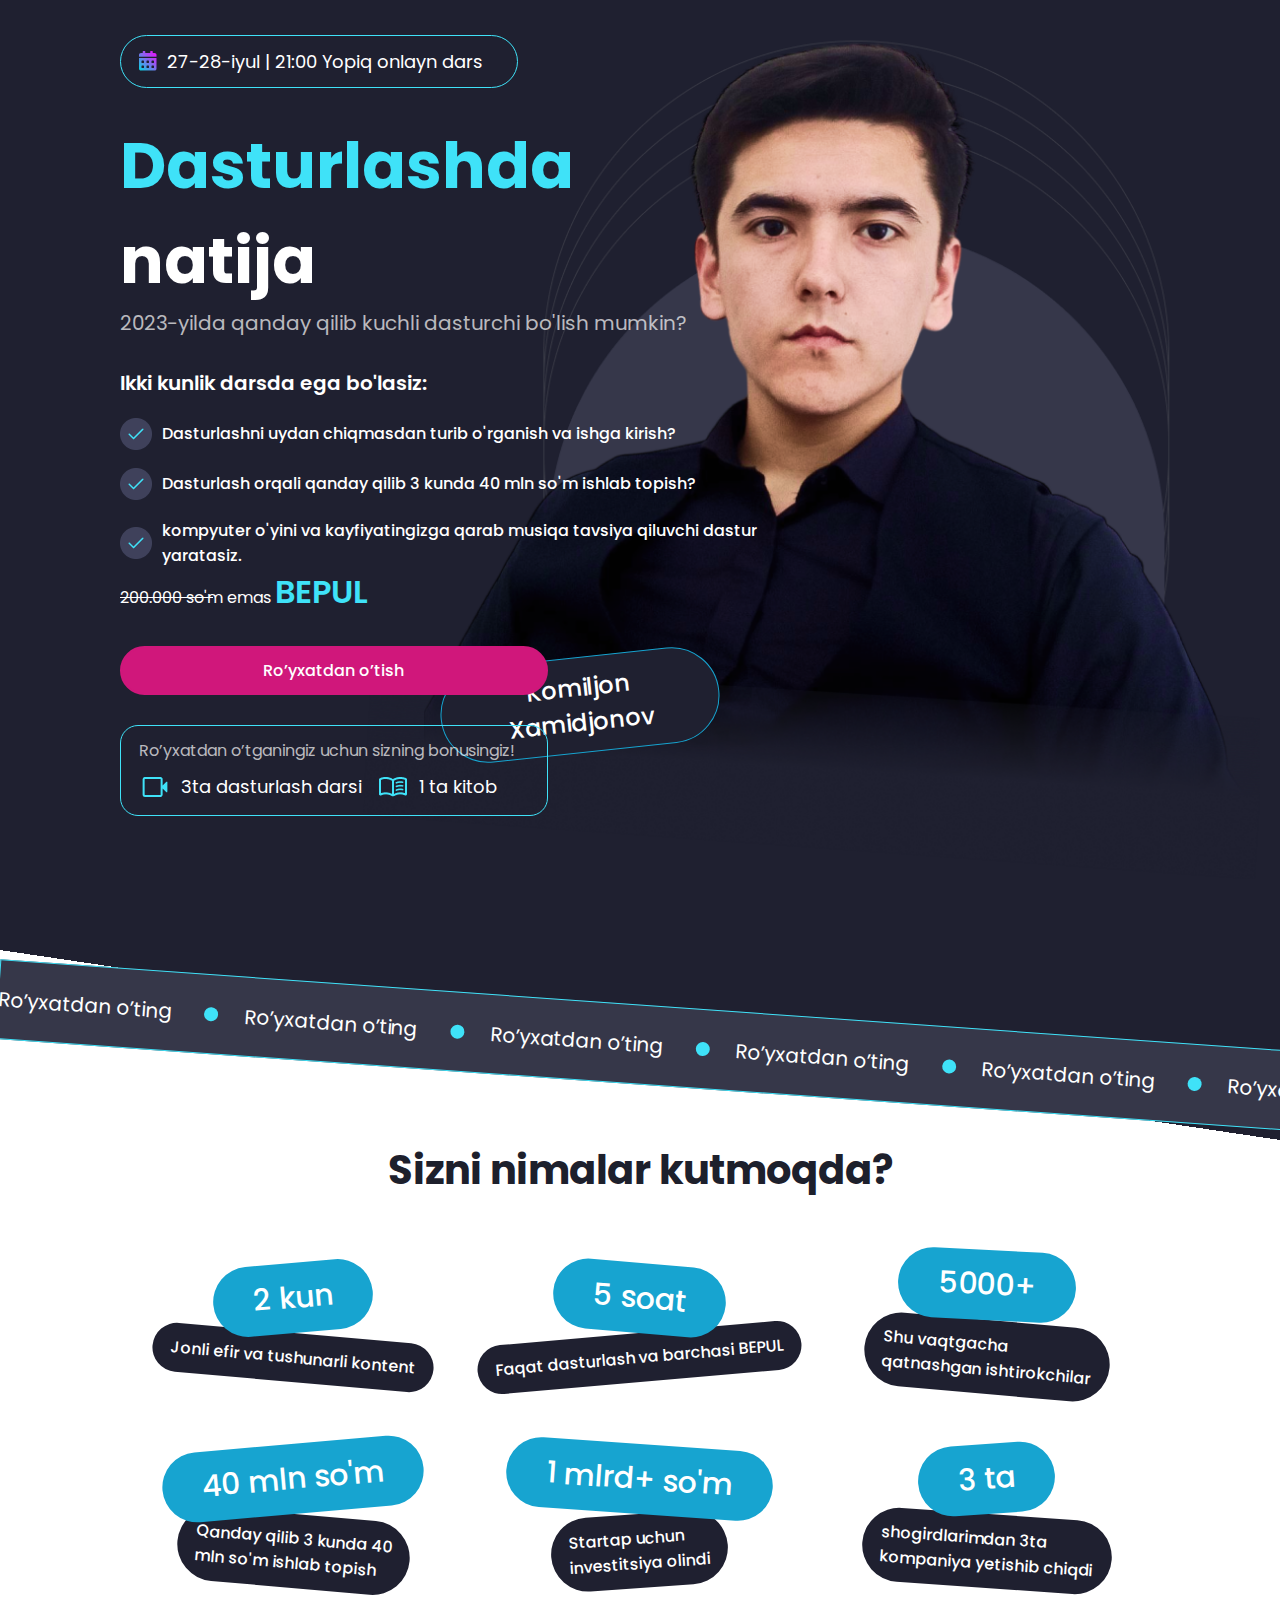
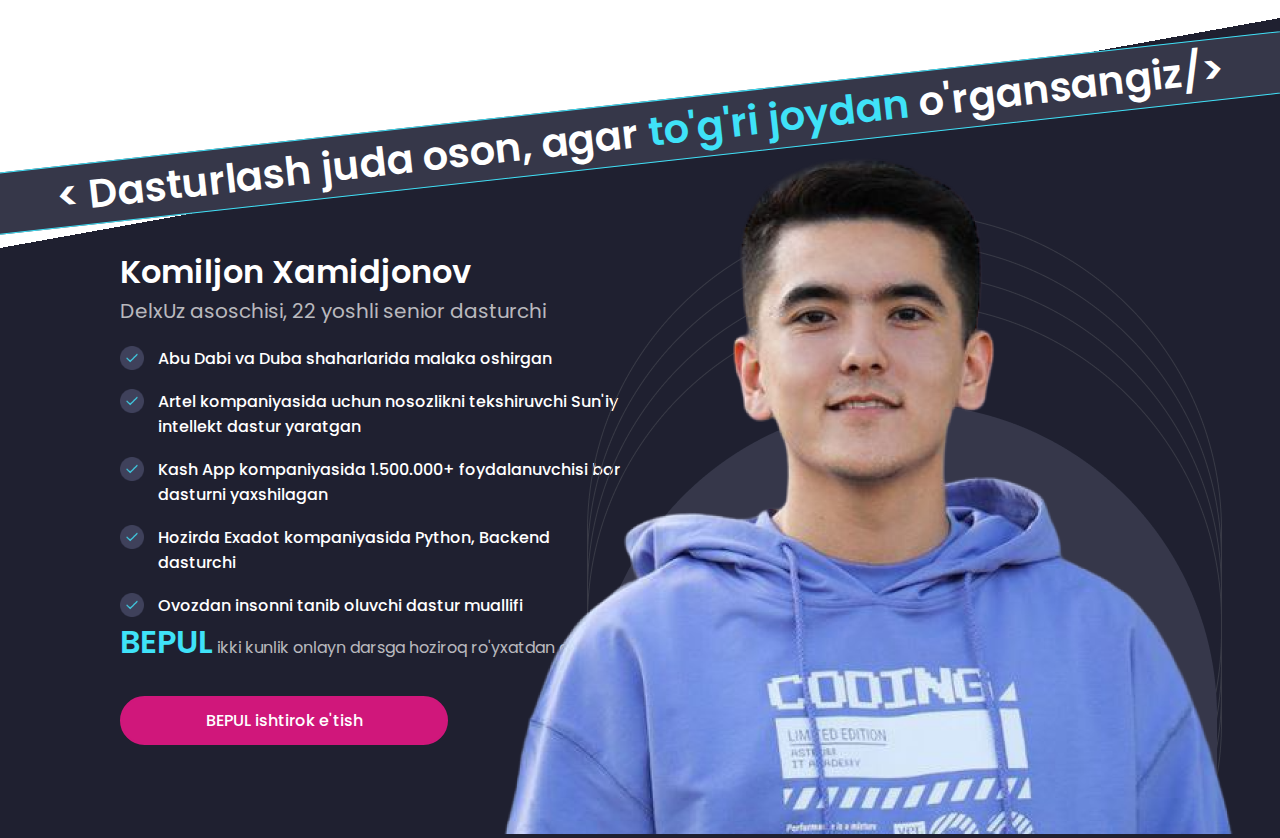
<file: index.html>
<!DOCTYPE html>
<html lang="en">

<head>
    <meta charset="UTF-8" />
    <meta name="viewport" content="width=device-width, initial-scale=1.0" />
    <title>Dasturlashda natija</title>

    <link rel="stylesheet" href="https://cdnjs.cloudflare.com/ajax/libs/font-awesome/6.4.0/css/all.min.css">
    <link rel="stylesheet" href="style/style.css" />
</head>

<body>
    <div class="container">
        <!-- Registration  start-->
        <div class="reg">
            <form class="reg_card">
                <i class="x"><img src="imgs/icon/Caret-Right.png" alt=""></i>
                <h2><span class="text-colors">Ro’yxatdan</span> o’tish</h2>

                <label for="ism">Ism</label>
                <input type="text" placeholder="Ismingizni kiriting" required />

                <label for="tel">Telefon raqamingiz</label>
                <input type="text" value="+998" required />

                <button>Yuborish</button>
            </form>
        </div>

        <!-- HEADER START -->
        <header>
            <div class="header__left">
                <div class="calendar">
                    <i class="fa-solid fa-calendar-days"></i>
                    <strong>27-28-iyul | 21:00 Yopiq onlayn dars</strong>
                </div>
                <h1><span class="text-colors">Dasturlashda</span> natija</h1>
                <span class="header__left-text">2023-yilda qanday qilib kuchli dasturchi bo'lish mumkin?</span>

                <div class="header__left-main">
                    <b>Ikki kunlik darsda ega bo'lasiz:</b>

                    <ul class="header__left-main__card">
                        <li>
                            <img src="imgs/icon/1.png" alt="" />
                            <p>
                                Dasturlashni uydan chiqmasdan turib o'rganish va ishga kirish?
                            </p>
                        </li>
                        <li>
                            <img src="imgs/icon/1.png" alt="" />
                            <p>
                                Dasturlash orqali qanday qilib 3 kunda 40 mln so'm ishlab
                                topish?
                            </p>
                        </li>
                        <li>
                            <img src="imgs/icon/1.png" alt="" />
                            <p>
                                kompyuter o'yini va kayfiyatingizga qarab musiqa tavsiya qiluvchi dastur
                                 yaratasiz.
                            </p>
                        </li>
                    </ul>

                    <p class="prace">
                        200.000 so'm emas <span class="text-colors">BEPUL</span>
                    </p>
                    <button class="btn">Ro’yxatdan o’tish</button>

                    <div class="header__left-bonusCard">
                        <p>Ro’yxatdan o’tganingiz uchun sizning bonusingiz!</p>

                        <div class="header__left-bonusCard_card">
                            <label>
                                <img src="imgs/icon/videocam_FILL0_wght300_GRAD0_opsz24 1.png" alt="" />
                                3ta dasturlash darsi
                            </label>

                            <label>
                                <img src="imgs/icon/menu_book_FILL0_wght300_GRAD0_opsz24 1.png" alt="" />
                                1 ta kitob
                            </label>
                        </div>
                    </div>
                </div>
            </div>
            <div class="header__right">
                <img src="imgs/jpg/Mask group.png" alt="" />
                <p>Komiljon <br> Xamidjonov</p>
            </div>
        </header>

        <div class="royxat__cards">
            <ul class="royxat__card">
                <li>Ro’yxatdan o’ting</li>
                <li>Ro’yxatdan o’ting</li>
                <li>Ro’yxatdan o’ting</li>
                <li>Ro’yxatdan o’ting</li>
                <li>Ro’yxatdan o’ting</li>
                <li>Ro’yxatdan o’ting</li>
            </ul>
        </div>

        <main>
            <h1>Sizni nimalar kutmoqda?</h1>

            <div class="main-cards">
                <div class="main-cards__card">
                    <p>2 kun</p>
                    <span>Jonli efir va tushunarli kontent</span>
                </div>
                <div class="main-cards__card">
                    <p>5 soat</p>
                    <span>Faqat dasturlash va barchasi BEPUL</span>
                </div>
                <div class="main-cards__card">
                    <p>5000+</p>
                    <span>Shu vaqtgacha <br> qatnashgan ishtirokchilar</span>
                </div>
                <div class="main-cards__card">
                    <p>40 mln so'm</p>
                    <span>Qanday qilib 3 kunda 40 <br> mln so'm ishlab topish</span>
                </div>
                <div class="main-cards__card">
                    <p>1 mlrd+ so'm</p>
                    <span>Startap uchun <br> investitsiya olindi</span>
                </div>
                <div class="main-cards__card">
                    <p>3 ta</p>
                    <span>shogirdlarimdan 3ta <br> kompaniya yetishib chiqdi</span>
                </div>
            </div>
        </main>

        <section class="section-card">
            <div class="section-card__box">
                <p> &lt; Dasturlash juda oson, agar <span class="text-colors">to'g'ri <br> joydan</span> o'rgansangiz/&gt;</p>
            </div>
        </section>


        <footer class="footer">
            <div class="footer__left">
                <h3>Komiljon Xamidjonov</h3>
                <p>DelxUz asoschisi, 22 yoshli senior dasturchi</p>

                <ul class="footer__left-cards">
                    <li>
                        <img src="imgs/icon/1.png" alt="icon">
                        <span>Abu Dabi va Duba shaharlarida malaka oshirgan</span>
                    </li>
                    <li>
                        <img src="imgs/icon/1.png" alt="icon">
                        <span>Artel kompaniyasida uchun nosozlikni tekshiruvchi Sun'iy intellekt dastur yaratgan</span>
                    </li>
                    <li>
                        <img src="imgs/icon/1.png" alt="icon">
                        <span>Kash App kompaniyasida 1.500.000+ foydalanuvchisi bor dasturni yaxshilagan</span>
                    </li>
                    <li>
                        <img src="imgs/icon/1.png" alt="icon">
                        <span>Hozirda Exadot kompaniyasida Python, Backend dasturchi</span>
                    </li>
                    <li>
                        <img src="imgs/icon/1.png" alt="icon">
                        <span>Ovozdan insonni tanib oluvchi dastur muallifi</span>
                    </li>
                </ul>
                
                <h4><span class="text-colors">BEPUL</span> ikki kunlik onlayn darsga hoziroq ro'yxatdan o'ting</h4>

                <button class="btn">BEPUL ishtirok e'tish</button>
            </div>
            <div class="footer__right">
                <img src="imgs/jpg/1 (1).png" alt="">
            </div>
        </footer>

        
    </div>


    <script src="js/index.js"></script>
</body>
</html>
</file>
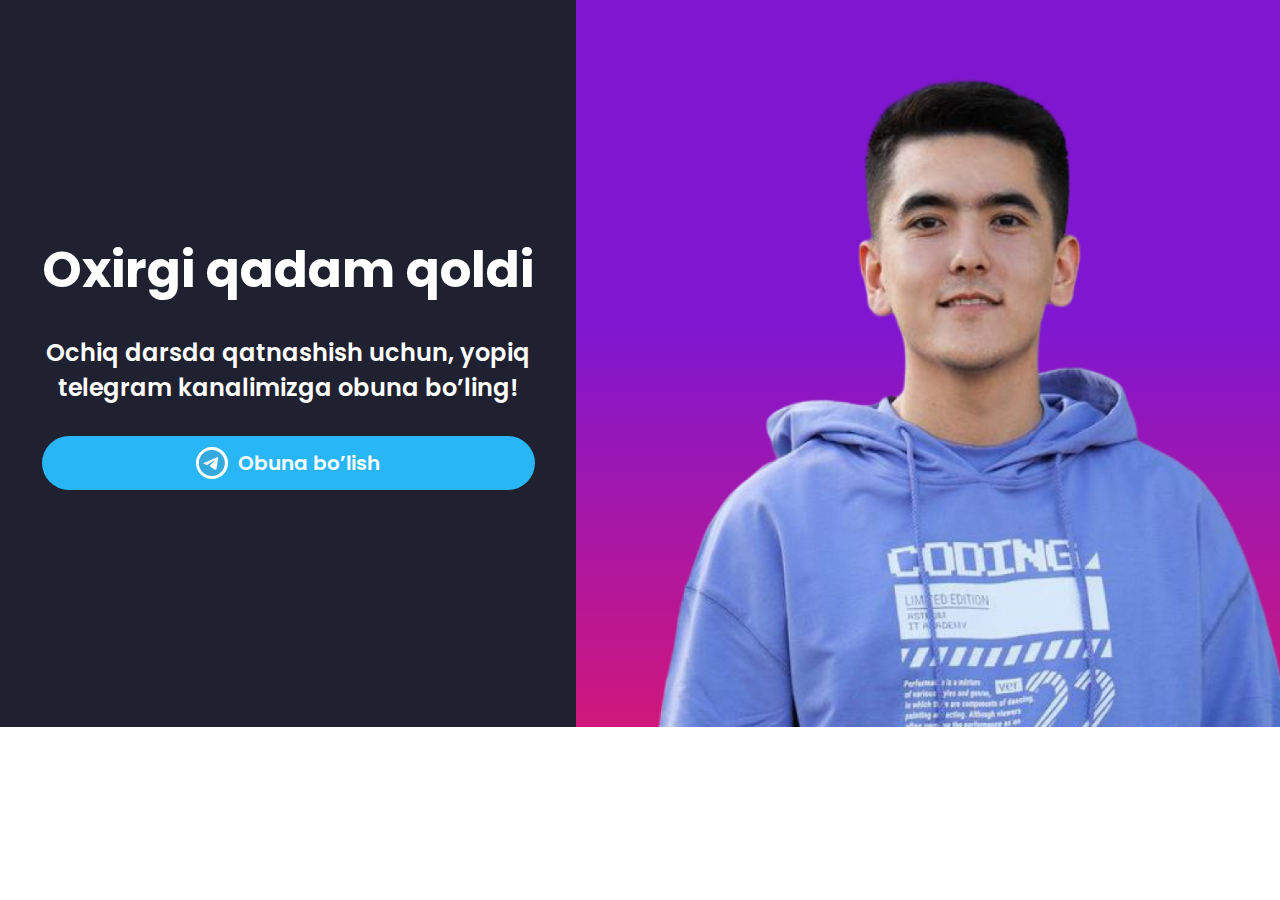
<file: main.html>
<!DOCTYPE html>
<html lang="en">
<head>
    <meta charset="UTF-8">
    <meta name="viewport" content="width=device-width, initial-scale=1.0">
    <title>Dasturlashda natija</title>
    <link rel="stylesheet" href="style/main.css">
</head>
<body>
    <div class="container">
        <main class="main">
            <div class="main__left">
                <h1>Oxirgi qadam qoldi</h1>
                <p>Ochiq darsda qatnashish uchun, yopiq telegram kanalimizga obuna bo’ling!</p>
                <a href="https://t.me/+rKCAWziqTHU0OWJi" target="_blank" class="main__btn">
                    <img src="imgs/icon/Telegram.png" alt="">
                    <li>Obuna bo’lish</li>
                </a>
            </div>
            <div class="main__right">
                <img src="imgs/jpg/photo_2023-07-05_08-09-04-PhotoRoom 1.png" alt="">
            </div>
        </main>
    </div>
</body>
</html>
</file>
<file: style/style.css>
@import url('https://fonts.googleapis.com/css2?family=Poppins:wght@100;200;300;400;500;600;700;800;900&display=swap');
* {
    margin: 0;
    padding: 0;
    box-sizing: border-box;
    list-style: none;
}

:root {
    --bg-color: #1F2030;
    --text-color: #3FE2F8;
    --btn-color: #D0177B;
    --title-card-color: #363749; 
    --border-color: #3FE2F8;

    /* Fonts */
    --poppins: 'Poppins', sans-serif;
}

body {
    background-color: var(--bg-color);
}

.text-colors {
    color: var(--text-color);
    font-family: var(--poppins);
}

.reg {
    position: fixed;
    width: 100%;
    height: 100vh;
    background-color: rgba(14, 17, 34, 0.50);
    left: 0;
    top: 0;
    padding: 20px;

    display: none;
    justify-content: center;
    align-items: center;
    z-index: 9;
}

.reg.active {
    display: flex;
}

i.x {
    position: absolute;
    color: #000;
    right: 20px;
    top: 10px;
    font-size: 20px;
    cursor: pointer;
    font-family: var(--poppins);
    font-weight: 600;
}

.reg_card {
    width: 476px;
    display: flex;
    flex-direction: column;
    padding: 40px;
    justify-content: flex-start;
    gap: 10px;
    background-color: #fff;
    border-radius: 24px;
    position: relative;
}

.reg_card h2 {
    color: #000;
    font-family: var(--poppins);
    font-size: 30px;
    font-style: normal;
    font-weight: 700;
    line-height: 116.023%;
}

.reg_card label {
    color: rgba(0, 0, 0, 0.60);
    font-family: var(--poppins);
    font-size: 14px;
    font-style: normal;
    font-weight: 400;
    line-height: 140%; /* 19.6px */
}

.reg_card label[for="tel"] {
    margin-top: 10px;
}

.reg_card input {
    border-radius: 12px;
    border: 1px solid #C6D6E5;
    background: #F6F8FC;
    padding: 13px 18px;
    outline: none;
    color: #000;
    font-family: Poppins;
    font-size: 16px;
    font-style: normal;
    font-weight: 400;
    line-height: 140%; 
}

.reg_card button {
    width: 100%;
    display: flex;
    padding: 10px 60px;
    justify-content: center;
    align-items: center;
    gap: 10px;

    border-radius: 12px;
    background: #17A4D0;
    border: 2px solid #17A4D0;
    outline: none;

    color: #FFF;
    font-family: Poppins;
    font-size: 17px;
    font-style: normal;
    font-weight: 600;
    line-height: normal;
    margin-top: 24px;
    cursor: pointer;
    transition: all .3s;
}

.reg_card button:hover {
    background-color: transparent;
    color: #17A4D0;
}

header {
    padding: 34.5px 120px;
    position: relative;
}

.header__left {
    width: 658px;
    position: relative;
    z-index: 3;
}

.calendar {
    display: flex;
    width: 60.5%;
    padding: 12px 18px;
    align-items: center;
    gap: 10px;
    border: 1px solid var(--border-color);
    border-radius: 500px;
}

.calendar .fa-calendar-days {
    font-size: 20px;
    animation: 2.5s anm infinite linear;
    background: linear-gradient(45deg, #00dbde, #fc00ff);
    -webkit-background-clip: text;
    -webkit-text-fill-color: transparent;
}

@keyframes anm {
    0%{
        opacity: 1;
        background: linear-gradient(45deg, #00dbde , #fc00ff );
        -webkit-background-clip: text;
    -webkit-text-fill-color: transparent;
    }
    50% {
        opacity: 0;
        background: linear-gradient(45deg, #fc00ff, #00dbde);
        -webkit-background-clip: text;
        -webkit-text-fill-color: transparent;
    }
    100% {
        opacity: 1;
        background: linear-gradient(45deg, #00dbde, #fc00ff);
        -webkit-background-clip: text;
        -webkit-text-fill-color: transparent;
    }
}

.calendar strong {
    color: #FFF;
    font-family: var(--poppins);
    font-size: 18px;
    font-style: normal;
    font-weight: 400;
    line-height: normal;
}

.header__left h1 {
    color: #fff;
    font-family: var(--poppins);
    font-size: 64px;
    font-style: normal;
    font-weight: 700;
    line-height: normal;
    margin-top: 30px;
}

.header__left-text {
    color: rgba(255, 255, 255, 0.70);
    font-family: var(--poppins);
    font-size: 20px;
    font-style: normal;
    font-weight: 400;
    line-height: normal;
}

.header__left-main b {
    display: block;
    color: #FFF;
    font-family: var(--poppins);
    font-size: 20px;
    font-style: normal;
    font-weight: 600;
    line-height: normal;
    margin-top: 30px;
}

.header__left-main__card {
    display: flex;
    flex-direction: column;
    gap: 18px;
    margin-top: 20px;
}

.header__left-main__card li {
    display: flex;
    align-items: center;
    gap: 10px;
}

.header__left-main__card li img {
    width: 32px;
    height: 32px;
}

.header__left-main__card li p {
    color: #FFF;
    font-family: var(--poppins);
    font-size: 16px;
    font-style: normal;
    font-weight: 500;
    line-height: normal;
}


.header__left-main .prace {
    color: #FFF;
    font-family: var(--poppins);
    font-size: 16px;
    font-style: normal;
    font-weight: 400;
    line-height: normal;
    position: relative;
    z-index: 3;
}

.header__left-main .prace::before {
    position: absolute;
    content: "";
    width: 93px;
    height: 1px;
    background-color: #fff;
    bottom: 18px;
    left: 0;
}

.header__left-main .prace span {
    color: #3FE2F8;
    font-size: 32px;
    font-style: normal;
    font-weight: 600;
    line-height: normal;
    margin-top: 18px;
}

.header__left-bonusCard {
    display: flex;
    width: 65%;
    padding: 12px 18px;
    flex-direction: column;
    align-items: flex-start;
    gap: 8px;
    border: 1px solid var(--border-color);
    border-radius: 18px;
    margin-top: 30px;
}

.header__left-bonusCard p {
    color: rgba(255, 255, 255, 0.70);
    font-family: var(--poppins);
    font-size: 16px;
    font-style: normal;
    font-weight: 400;
    line-height: normal;
}

.header__left-bonusCard_card {
    display: flex;
    align-items: center;
    gap: 15px;
}

.header__left-bonusCard_card label {
    display: flex;
    align-items: center;
    gap: 10px;
    color: #FFF;
    font-family: Poppins;
    font-size: 18px;
    font-style: normal;
    font-weight: 400;
    line-height: normal;
}

.header__left-bonusCard_card label img {
    width: 32px;
}

.btn {
    width: 65%;
    background-color: var(--btn-color);
    border: 2px solid #D0177B;
    border-radius: 500px;
    outline: none;
    cursor: pointer;
    padding: 10px 20px;
    color: #FFF;
    text-align: center;
    font-family: Poppins;
    font-size: 16px;
    font-style: normal;
    font-weight: 500;
    line-height: normal;
    margin-top: 30px;
    transition: all .3s;
}

.btn:hover {
    background-color: transparent;
}

.header__right{
    width: 900px;
    position: absolute;
    right: 20px;
    top: 10px;
    z-index: 1;
    overflow: hidden;
}

.header__right img {
   width: 100%;
    z-index: 1;
}

.header__right p {
    display: flex;
    width: 280px;
    transform: rotate(-6.099deg);
    padding: 12px 18px;
    justify-content: center;
    align-items: center;
    gap: 10px;
    border-radius: 50px;
    border: 1px solid #17A4D0;
    background: #1F2030;
    color: #FFF;
    text-align: center;
    font-family: Poppins;
    font-size: 24px;
    font-style: normal;
    font-weight: 500;
    line-height: normal;

    position: absolute;

    bottom: 130px;
    left: 80px;
}


.royxat__cards {
     margin-top: 100px; 
     background:  linear-gradient(to left bottom, var(--bg-color) 50%, #fff 50%);
     height: 190px;
     z-index: 5;
     position: relative;
     overflow: hidden;
}

.royxat__card {
    display: flex;
    width: 110%;
    height: 80px;
    justify-content: space-between;
    align-items: center;
    gap: 62px;
    transform: rotate(4.054deg) translateY(59px);
    background-color: #363749;
    border: 1px solid var(--border-color);
}

.royxat__card li {
    color: #FFF;
    font-family: var(--poppins);
    font-size: 20px;
    font-style: normal;
    font-weight: 400;
    line-height: normal;
    position: relative;
}

.royxat__card li::before {
    position: absolute;
    content: "";
    width: 14px;
    height: 14px;
    background-color: var(--text-color);
    border-radius: 50%;
    transform: translateY(50%);
    bottom: 50%;
    left: -40px;
}


main {
    background-color: #fff;
}

main h1 {
    color: #1D202C;
    font-family: var(--poppins);
    font-size: 40px;
    font-style: normal;
    font-weight: 700;
    line-height: normal;
    text-align: center;
}

main .main-cards {
    display: grid;
    justify-content: space-between;
    grid-template-columns: repeat(3, 1fr);
    row-gap: 30px;
    padding: 30px 120px;
}

main .main-cards__card {
    display: flex;
    align-items: center;
    justify-content: center;
    flex-direction: column;
    margin-top: 20px;
}

main .main-cards__card p {
    display: inline-flex;
    padding: 12px 40px;
    justify-content: center;
    align-items: center;
    gap: 10px;
    border-radius: 50px;
    background: #17A4D0;
    color: #FFF;
    font-family: var(--poppins);
    font-size: 30px;
    font-style: normal;
    font-weight: 500;
    line-height: normal;
    position: relative;
    z-index: 2;
}

main .main-cards__card span {
    display: inline-flex;
    padding: 12px 18px;
    justify-content: center;
    align-items: center;
    gap: 10px;
    border-radius: 50px;
    background: #1F2030;
    color: #FFF;
    font-family: var(--poppins);
    font-size: 16px;
    font-style: normal;
    font-weight: 500;
    line-height: normal;
}

main .main-cards__card:nth-child(1) p,
main .main-cards__card:nth-child(2) span,
main .main-cards__card:nth-child(4) p  {
    transform: rotate(-5deg);
}

main .main-cards__card:nth-child(1) span, 
main .main-cards__card:nth-child(2) p,
main .main-cards__card:nth-child(3) span,
main .main-cards__card:nth-child(4) span{
    transform: rotate(5deg);
}

main .main-cards__card:nth-child(3) p {
    transform: rotate(3deg);
}


main .main-cards__card:nth-child(5) p,
main .main-cards__card:nth-child(6) span  {
    transform: rotate(4deg);
}

main .main-cards__card:nth-child(5) span,
main .main-cards__card:nth-child(6) p {
    transform: rotate(-4deg);
}

.section-card{
    display: flex;
    align-items: center;
    justify-content: center;
    height: 230px;
    background:  linear-gradient(to left top, var(--bg-color) 50%, #fff 50%);
    overflow: hidden;
}

.section-card__box {
    transform: rotate(-6.3deg);
    background-color: #363749;
    border: 1px solid var(--border-color);
    min-width: 130%;
}

.section-card__box p {
    color: #FFF;
    text-align: center;
    font-family: var(--poppins);
    font-size: 40px;
    font-style: normal;
    font-weight: 600;
    line-height: normal;
}

.section-card__box p br {
    display: none;
}


.footer {
    padding: 0 120px;
    position: relative;
}

.footer__left {
    width: 505px;
}

.footer__left h3 {
    color: #FFF;
    font-family: var(--poppins);
    font-size: 32px;
    font-style: normal;
    font-weight: 600;
    line-height: normal;
}

.footer__left p {
    color: rgba(255, 255, 255, 0.70);
    font-family: var(--poppins);
    font-size: 20px;
    font-style: normal;
    font-weight: 400;
    line-height: normal;
}

.footer__left-cards {
    display: flex;
    flex-direction: column;
    row-gap: 18px;
    margin-top: 20px;
}

.footer__left-cards li {
    display: flex;
    gap: 14px;
}

.footer__left-cards li img {
    width: 24px;
    height: 24px;
}

.footer__left-cards li span {
    color: #FFF;
    font-family: var(--poppins);
    font-size: 16px;
    font-style: normal;
    font-weight: 500;
    line-height: normal;
}

.footer__left h4 {
    color: rgba(255, 255, 255, 0.70);
    font-family: var(--poppins);
    font-size: 16px;
    font-style: normal;
    font-weight: 400;
    line-height: normal;
}

.footer__left h4 .text-colors {
    color: #3FE2F8;
    font-family: var(--poppins);
    font-size: 32px;
    font-style: normal;
    font-weight: 600;
    line-height: normal;
    margin-top: 18px;
}

.footer__right {
    position: absolute;
    width: 916px;
    top: -100px;
    right: -50px;
}




@media screen and (min-width: 1900px) {
    .container {
       width: 1500px;
       display: flex;
       flex-direction: column;
       margin: auto;
    }
}

@media screen and (max-width: 820.99px)  {
    header{
        display: flex;
        flex-direction: column;
        padding: 30px 30px;
    }

    .header__left {
        width: 100%;
    }

    .header__right {
        width: 100%;
        position: static;
    }

    .calendar{
        width: 100%;
    }

    .header__left-bonusCard{
        width: 100%;
    }

    .royxat__card {
        transform: rotate(7.4deg) translateY(59px);
    }

    main .main-cards {
        grid-template-columns: repeat(2, 1fr);
        padding: 30px 30px;
    }

    .section-card__box {
        transform: rotate(-7.3deg);
    }

    .footer {
        padding: 30px 30px;
    }

    .footer__left{
        width: 100%;
    }

    .footer__right{
        width: 100%;
        position: static;
        right: auto;
    }

    .footer__right img {
        width: 100%;
    }
}

@media screen and (max-width: 500.99px) {
    .calendar strong {
        font-size: 14px;
    }
    .header__left h1 {
        font-size: 32px;
    }
    .header__left-text{
        font-size: 18px;
    }
    .header__left-main b {
        margin-top: 24px;
        font-size: 18px;
    }
      .header__left-main__card li img {
        width: 24px;
        height: 24px;
    }
    .header__left-main__card li p {
        font-size: 16px;
    }
    .btn{
        width: 100%;
    }
    .header__right p{
        display: none;
    }
    .royxat__cards{
        height: 120px;
        margin-top: -50px;
    }
    .royxat__card{
        transform: rotate(5deg) translateY(23px);
    }
    .royxat__card li:nth-child(1), .royxat__card li:nth-child(2), .royxat__card li:nth-child(3), .royxat__card li:nth-child(4) {
        display: none;
    }
    .royxat__card li {
        font-size: 18px;
    }
    main h1 {
        font-size: 28px;
    }

    .main-cards__card {
        padding: 0 20px;
    }

    main .main-cards__card p{
        font-size: 20px;
        padding: 12px 20px;
    }
    main .main-cards__card span {
        font-size: 12px;
    }

    .section-card {
        height: 110px;
    }
    .section-card__box {
        width: 100%;
        padding: 0px 20px;
        transform: rotate(-6.3deg);
    }

    .section-card__box p {
        font-size: 18px;
    }
    .section-card__box p br {
      display: block;
    }
    .footer__left h3{
        font-size: 24px;
    }
    .footer__left p {
        font-size: 18px;
    }
    .footer__left-cards li span {
        font-size: 16px;
    }

    .reg_card h2{
        font-size: 20px;
    }
    .reg_card {
        width: 100%;
    }

    .footer__right {
        margin-top: 30px;
    }
}
</file>
<file: style/main.css>
@import url('https://fonts.googleapis.com/css2?family=Poppins:wght@100;200;300;400;500;600;700;800;900&display=swap');
:root {
    --back_1: rgba(31, 32, 48, 1);
    --back__g: #7f17d0;
    --back__g2: #d0177b; 
    --btn-color: rgba(40, 182, 246, 1);
    --font-color: rgba(255, 255, 255, 1);   
    --poppins: 'Poppins', sans-serif;
}

*{
    margin: 0;
    padding: 0;
    box-sizing: border-box;
}

.main {
    display: flex;
}

.main__left {
    width: 45%;
    background-color: var(--back_1);
    padding: 0 85px;
    display: flex;
    flex-direction: column;
    justify-content: center;
    align-items: center;
    gap: 31px;
}

.main__left h1 {
    color: #FFF;
    font-family: var(--poppins);
    font-size: 50px;
    font-style: normal;
    font-weight: 700;
    line-height: 66.75px;
    text-align: center;
}

.main__left p {
    color: #FFF;
    text-align: center;
    font-family: var(--poppins);
    font-size: 24px;
    font-style: normal;
    font-weight: 600;
    line-height: normal;
}

.main__left a {
    display: flex;
    justify-content: center;
    align-items: center;
    text-decoration: none;
    background-color: var(--btn-color);
    border-radius: 100px;
    width: 493px;
    padding: 11px;
    gap: 10px;
}

.main__left a img {
    width: 32px;
    height: 32px;
}

.main__left a li {
    list-style: none;
    color: #FFF;
    text-align: center;
    font-family: var(--poppins);
    font-size: 20px;
    font-style: normal;
    font-weight: 600;
    line-height: normal;
}

.main__right {
    display: flex;
    justify-content: end;
    align-items: end;
    width: 55%;
    position: relative;
    background: linear-gradient(to top, var(--back__g2), var(--back__g) 55%);
}

.main__right img {
    width: 90%;
}



@media screen and (min-width: 1900px) {
    .container {
       width: 1500px;
       margin: auto;
    }
}

@media screen and (max-width: 1473px) {
    .main__left {
        padding: 0 40px;
    }
}

@media screen and (max-width: 1273px) {
    .main__left {
        padding: 0 20px;
    }
}

@media screen and (max-width: 1184px) {
    .main__left {
        width: 50%;
    }

    .main__right {
        width: 50%;
    }


}

@media screen and (max-width: 1065px) {
    .main__left h1{
        font-size: 40px;
    }

    .main__left p{
        font-size: 20px;
    }

    .main__left a {
        width: 100%;
    }

    .main__right img {
        width: 95%;
    }
}

@media screen and (max-width: 600px) {
    .main {
       flex-direction: column;
    }

    .main__left {
        width: 100%;
        gap: 18px;
        padding: 70px 30px 63px 30px;
    }

    .main__left h1 {
        line-height: 42px;
        font-size: 32px;
        font-style: normal;
        font-weight: 700;
    }

    .main__right {
        width: 100%;
    }

    .main__right img {
        width: 100%;
    }
}
</file>
